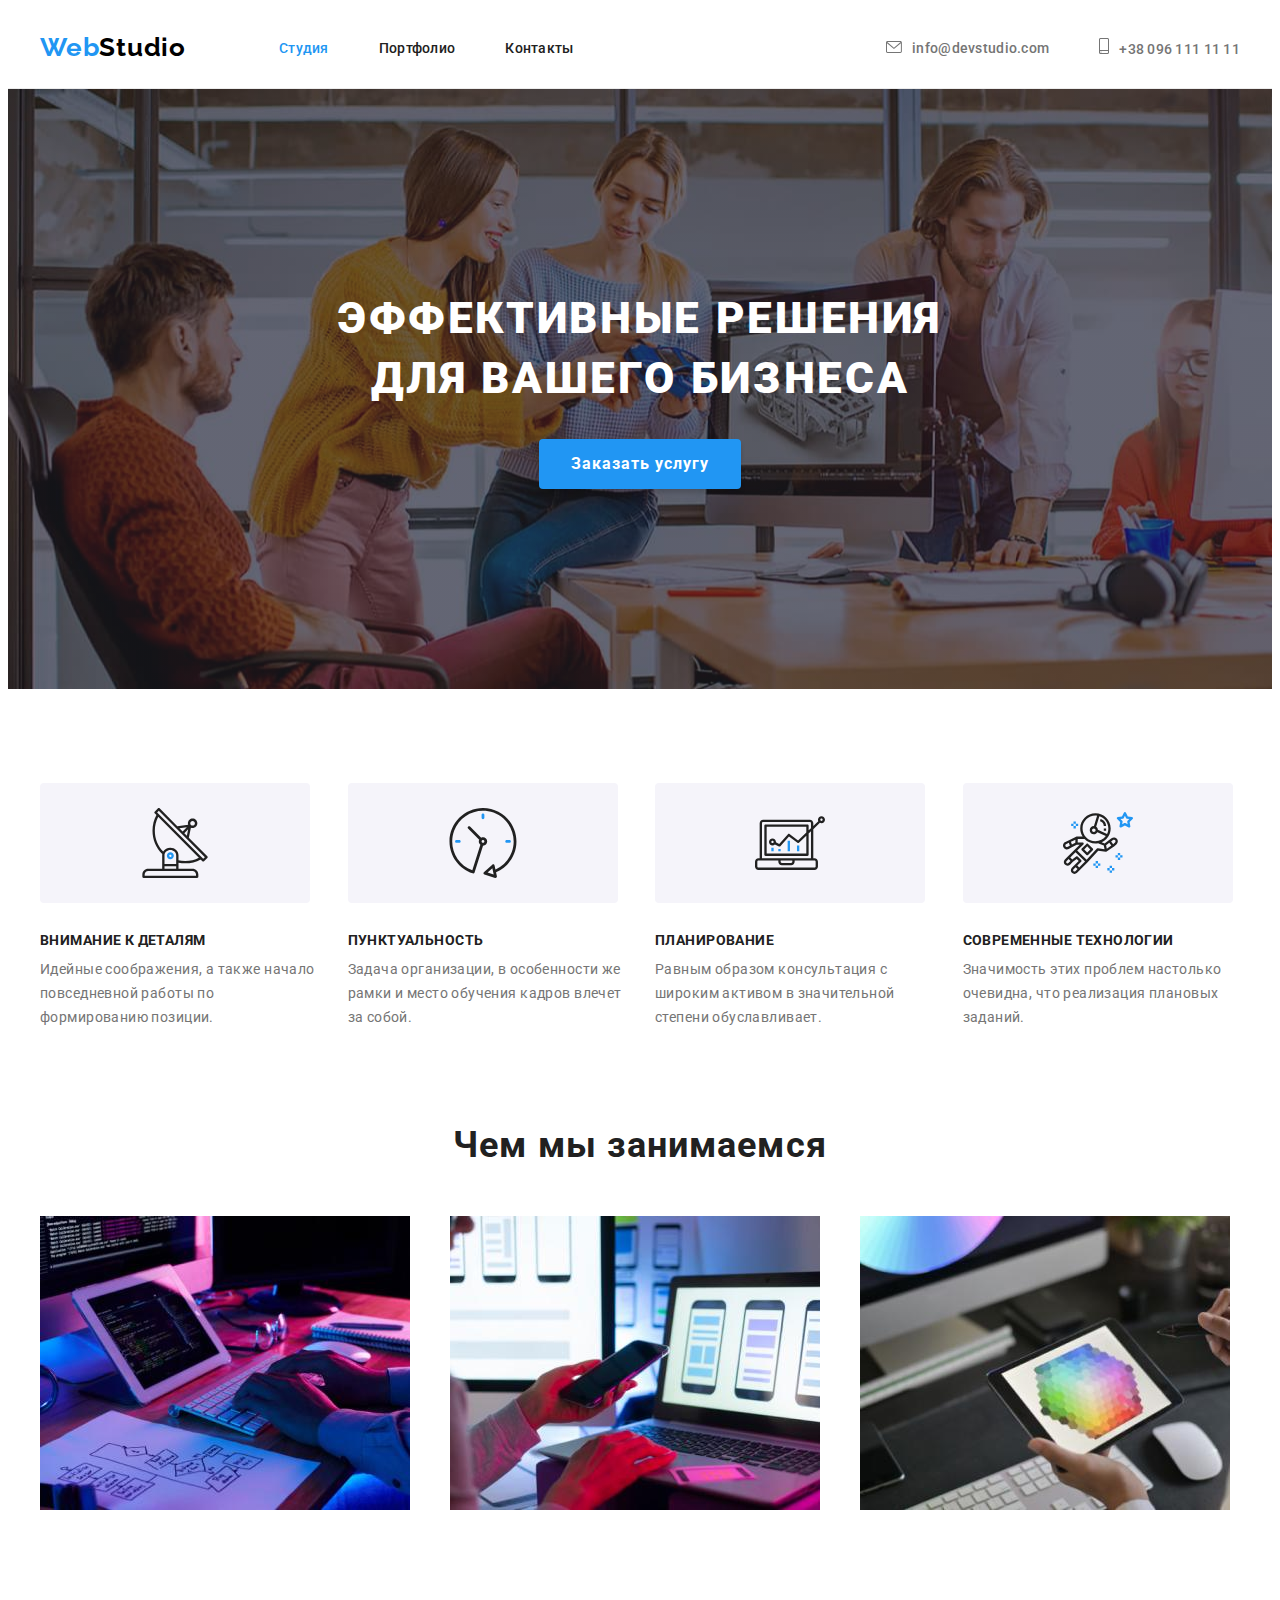
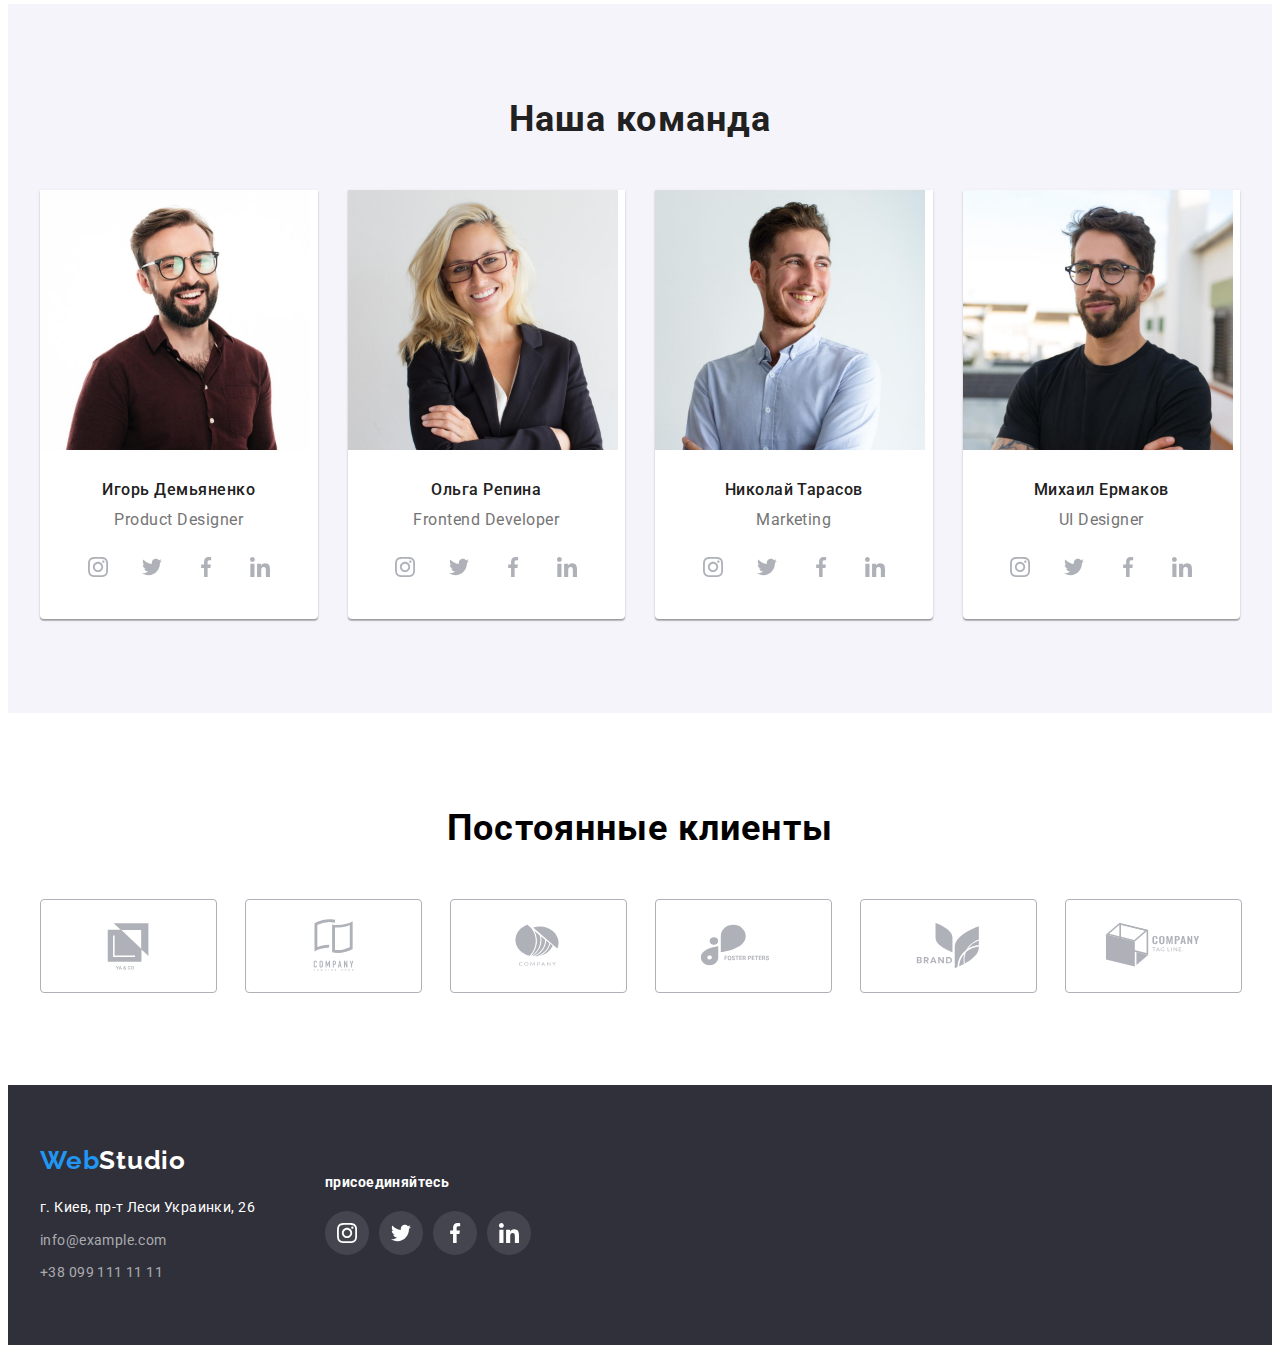
<file: index.html>
<!DOCTYPE html>
<html lang="ru">
  <head>
    <meta charset="UTF-8" />
    <meta http-equiv="X-UA-Compatible" content="IE=edge" />
    <meta name="viewport" content="width=device-width, initial-scale=1.0" />
    <title>WebStudio</title>
    <link rel="preconnect" href="https://fonts.googleapis.com" />
    <link rel="preconnect" href="https://fonts.gstatic.com" crossorigin />
    <link
      href="https://fonts.googleapis.com/css2?family=Raleway:wght@700&family=Roboto:wght@400;500;700;900&display=swap"
      rel="stylesheet"
    />
    <link
      rel="stylesheet"
      href="https://cdnjs.cloudflare.com/ajax/libs/modern-normalize/1.1.0/modern-normalize.min.css"
      integrity="sha512-wpPYUAdjBVSE4KJnH1VR1HeZfpl1ub8YT/NKx4PuQ5NmX2tKuGu6U/JRp5y+Y8XG2tV+wKQpNHVUX03MfMFn9Q=="
      crossorigin="anonymous"
      referrerpolicy="no-referrer"
    />
    <link rel="stylesheet" href="./css/style.css" />
  </head>
  <body>
    <header class="header">
      <div class="container header-container">
        <a class="header-logo link" href="./index.html"
          ><span class="header-logo-accent">Web</span>Studio</a
        >
        <nav class="header-nav">
          <ul class="header-nav-list list">
            <li class="header-nav-item">
              <a class="header-nav-link link current" href="./index.html"
                >Студия</a
              >
            </li>
            <li class="header-nav-item">
              <a class="header-nav-link link" href="./portfolio.html"
                >Портфолио</a
              >
            </li>
            <li class="header-nav-item">
              <a class="header-nav-link link" href="">Контакты</a>
            </li>
          </ul>
        </nav>
        <ul class="header-contact-list list">
          <li class="header-contact-item">
            <a class="header-contact-link link" href="mailto:info@devstudio.com"
              ><svg class="header-icon" width="16" height="12">
                <use href="./images/icons.svg#icon-envelope"></use></svg
              >info@devstudio.com</a
            >
          </li>
          <li class="header-contact-item">
            <a class="header-contact-link link" href="tel:+380961111111"
              ><svg class="header-icon" width="10" height="16">
                <use href="./images/icons.svg#icon-smartphone"></use></svg
              >+38 096 111 11 11</a
            >
          </li>
        </ul>
      </div>
    </header>
    <main>
      <!--Hero-->
      <section class="hero">
        <div class="container hero-container">
          <h1 class="hero-title">Эффективные решения для вашего бизнеса</h1>
          <button type="button" class="hero-btn">Заказать услугу</button>
        </div>
      </section>
      <!--Qualitys-->
      <section class="quality">
        <div class="container">
          <h2 class="visually-hidden">Качества</h2>
          <ul class="quality-list list">
            <li class="quality-item">
              <div class="quality-icon-container">
                <svg class="quality-icon" width="70" height="70">
                  <use href="./images/icons.svg#icon-antenna"></use>
                </svg>
              </div>
              <h3 class="quality-title">Внимание к деталям</h3>
              <p class="quality-text">
                Идейные соображения, а также начало повседневной работы по
                формированию позиции.
              </p>
            </li>
            <li class="quality-item">
              <div class="quality-icon-container">
                <svg class="quality-icon" width="70" height="70">
                  <use href="./images/icons.svg#icon-clock"></use>
                </svg>
              </div>
              <h3 class="quality-title">Пунктуальность</h3>
              <p class="quality-text">
                Задача организации, в особенности же рамки и место обучения
                кадров влечет за собой.
              </p>
            </li>
            <li class="quality-item">
              <div class="quality-icon-container">
                <svg class="quality-icon" width="70" height="70">
                  <use href="./images/icons.svg#icon-diagram"></use>
                </svg>
              </div>
              <h3 class="quality-title">Планирование</h3>
              <p class="quality-text">
                Равным образом консультация с широким активом в значительной
                степени обуславливает.
              </p>
            </li>
            <li class="quality-item">
              <div class="quality-icon-container">
                <svg class="quality-icon" width="70" height="70">
                  <use href="./images/icons.svg#icon-astronaut"></use>
                </svg>
              </div>
              <h3 class="quality-title">Современные технологии</h3>
              <p class="quality-text">
                Значимость этих проблем настолько очевидна, что реализация
                плановых заданий.
              </p>
            </li>
          </ul>
        </div>
      </section>
      <!--Works-->
      <section class="works">
        <div class="container">
          <h2 class="works-title">Чем мы занимаемся</h2>
          <ul class="works-list list">
            <li class="works-item">
              <a class="works-link link" href="">
                <img
                  src="./images/code.jpg"
                  alt="пишет код на планшете"
                  width="370"
                  height="294"
                />
              </a>
            </li>
            <li class="works-item">
              <a class="works-link link" href="">
                <img
                  src="./images/mobile.jpg"
                  alt="девушка с телефоном возле ноутбука"
                  width="370"
                  height="294"
                />
              </a>
            </li>
            <li class="works-item">
              <a class="works-link link" href="">
                <img
                  src="./images/color.jpg"
                  alt="планшет в руке с гаммой цветов"
                  width="370"
                  height="294"
                />
              </a>
            </li>
          </ul>
        </div>
      </section>
      <!--Team-->
      <section class="team">
        <div class="container">
          <h2 class="team-title">Наша команда</h2>
          <ul class="team-list list">
            <li class="team-item">
              <img
                src="./images/product-designer.jpg"
                alt="дизайнер продукта"
                width="270"
                height="260"
              />
              <div class="team-container">
                <h3 class="team-list-title">Игорь Демьяненко</h3>
                <p class="team-list-text" lang="en">Product Designer</p>
                <ul class="team-social-list list">
                  <li class="team-social-item">
                    <a class="team-social-link link" href="">
                      <svg class="team-social-icon" width="20" height="20">
                        <use href="./images/icons.svg#icon-instagram"></use>
                      </svg>
                    </a>
                  </li>
                  <li class="team-social-item">
                    <a class="team-social-link link" href="">
                      <svg class="team-social-icon" width="20" height="20">
                        <use href="./images/icons.svg#icon-twitter"></use>
                      </svg>
                    </a>
                  </li>
                  <li class="team-social-item">
                    <a class="team-social-link link" href="">
                      <svg class="team-social-icon" width="20" height="20">
                        <use href="./images/icons.svg#icon-facebook"></use>
                      </svg>
                    </a>
                  </li>
                  <li class="team-social-item">
                    <a class="team-social-link link" href="">
                      <svg class="team-social-icon" width="20" height="20">
                        <use href="./images/icons.svg#icon-linkedin"></use>
                      </svg>
                    </a>
                  </li>
                </ul>
              </div>
            </li>
            <li class="team-item">
              <img
                src="./images/frontend-developer.jpg"
                alt="фронтенд разработчик"
                width="270"
                height="260"
              />
              <div class="team-container">
                <h3 class="team-list-title">Ольга Репина</h3>
                <p class="team-list-text" lang="en">Frontend Developer</p>
                <ul class="team-social-list list">
                  <li class="team-social-item">
                    <a class="team-social-link link" href="">
                      <svg class="team-social-icon" width="20" height="20">
                        <use href="./images/icons.svg#icon-instagram"></use>
                      </svg>
                    </a>
                  </li>
                  <li class="team-social-item">
                    <a class="team-social-link link" href="">
                      <svg class="team-social-icon" width="20" height="20">
                        <use href="./images/icons.svg#icon-twitter"></use>
                      </svg>
                    </a>
                  </li>
                  <li class="team-social-item">
                    <a class="team-social-link link" href="">
                      <svg class="team-social-icon" width="20" height="20">
                        <use href="./images/icons.svg#icon-facebook"></use>
                      </svg>
                    </a>
                  </li>
                  <li class="team-social-item">
                    <a class="team-social-link link" href="">
                      <svg class="team-social-icon" width="20" height="20">
                        <use href="./images/icons.svg#icon-linkedin"></use>
                      </svg>
                    </a>
                  </li>
                </ul>
              </div>
            </li>
            <li class="team-item">
              <img
                src="./images/marketing.jpg"
                alt="маркетолог"
                width="270"
                height="260"
              />
              <div class="team-container">
                <h3 class="team-list-title">Николай Тарасов</h3>
                <p class="team-list-text" lang="en">Marketing</p>
                <ul class="team-social-list list">
                  <li class="team-social-item">
                    <a class="team-social-link link" href="">
                      <svg class="team-social-icon" width="20" height="20">
                        <use href="./images/icons.svg#icon-instagram"></use>
                      </svg>
                    </a>
                  </li>
                  <li class="team-social-item">
                    <a class="team-social-link link" href="">
                      <svg class="team-social-icon" width="20" height="20">
                        <use href="./images/icons.svg#icon-twitter"></use>
                      </svg>
                    </a>
                  </li>
                  <li class="team-social-item">
                    <a class="team-social-link link" href="">
                      <svg class="team-social-icon" width="20" height="20">
                        <use href="./images/icons.svg#icon-facebook"></use>
                      </svg>
                    </a>
                  </li>
                  <li class="team-social-item">
                    <a class="team-social-link link" href="">
                      <svg class="team-social-icon" width="20" height="20">
                        <use href="./images/icons.svg#icon-linkedin"></use>
                      </svg>
                    </a>
                  </li>
                </ul>
              </div>
            </li>
            <li class="team-item">
              <img
                src="./images/ui-designer.jpg"
                alt="дизайнер интерфейсов"
                width="270"
                height="260"
              />
              <div class="team-container">
                <h3 class="team-list-title">Михаил Ермаков</h3>
                <p class="team-list-text" lang="en">UI Designer</p>
                <ul class="team-social-list list">
                  <li class="team-social-item">
                    <a class="team-social-link link" href="">
                      <svg class="team-social-icon" width="20" height="20">
                        <use href="./images/icons.svg#icon-instagram"></use>
                      </svg>
                    </a>
                  </li>
                  <li class="team-social-item">
                    <a class="team-social-link link" href="">
                      <svg class="team-social-icon" width="20" height="20">
                        <use href="./images/icons.svg#icon-twitter"></use>
                      </svg>
                    </a>
                  </li>
                  <li class="team-social-item">
                    <a class="team-social-link link" href="">
                      <svg class="team-social-icon" width="20" height="20">
                        <use href="./images/icons.svg#icon-facebook"></use>
                      </svg>
                    </a>
                  </li>
                  <li class="team-social-item">
                    <a class="team-social-link link" href="">
                      <svg class="team-social-icon" width="20" height="20">
                        <use href="./images/icons.svg#icon-linkedin"></use>
                      </svg>
                    </a>
                  </li>
                </ul>
              </div>
            </li>
          </ul>
        </div>
      </section>
      <!--Clients-->
      <section class="client">
        <div class="container">
          <h2 class="client-title">Постоянные клиенты</h2>
          <ul class="client-list list">
            <li class="client-item">
              <a class="client-link link" href="">
                <svg class="client-icon" width="106" height="60">
                  <use href="./images/icons.svg#icon-logo1"></use>
                </svg>
              </a>
            </li>
            <li class="client-item">
              <a class="client-link link" href="">
                <svg class="client-icon" width="106" height="60">
                  <use href="./images/icons.svg#icon-logo2"></use>
                </svg>
              </a>
            </li>
            <li class="client-item">
              <a class="client-link link" href="">
                <svg class="client-icon" width="106" height="60">
                  <use href="./images/icons.svg#icon-logo3"></use>
                </svg>
              </a>
            </li>
            <li class="client-item">
              <a class="client-link link" href="">
                <svg class="client-icon" width="106" height="60">
                  <use href="./images/icons.svg#icon-logo4"></use>
                </svg>
              </a>
            </li>
            <li class="client-item">
              <a class="client-link link" href="">
                <svg class="client-icon" width="106" height="60">
                  <use href="./images/icons.svg#icon-logo5"></use>
                </svg>
              </a>
            </li>
            <li class="client-item">
              <a class="client-link link" href="">
                <svg class="client-icon" width="106" height="60">
                  <use href="./images/icons.svg#icon-logo6"></use>
                </svg>
              </a>
            </li>
          </ul>
        </div>
      </section>
    </main>
    <footer class="footer">
      <div class="container">
        <div class="footer-container">
          <div class="footer-addres">
            <a class="footer-logo link" href="./index.html"
              ><span class="footer-logo-accent">Web</span>Studio
            </a>
            <address class="footer-address">
              <ul class="footer-list list">
                <li class="footer-item">
                  <a
                    class="footer-address-link link"
                    href="https://goo.gl/maps/RLzgMfpruisoDYnj7"
                    target="_blank"
                    rel="noopener noreferrer"
                    >г. Киев, пр-т Леси Украинки, 26
                  </a>
                </li>
                <li class="footer-item">
                  <a class="footer-link link" href="mailto:info@example.com"
                    >info@example.com</a
                  >
                </li>
                <li class="footer-item">
                  <a class="footer-link link" href="tel:+380991111111"
                    >+38 099 111 11 11</a
                  >
                </li>
              </ul>
            </address>
          </div>
          <div class="footer-social">
            <p class="footer-social-text">присоединяйтесь</p>
            <ul class="footer-social-list list">
              <li class="footer-social-item">
                <a class="footer-social-link link" href="">
                  <svg class="footer-social-icon" width="20" height="20">
                    <use href="./images/icons.svg#icon-instagram"></use>
                  </svg>
                </a>
              </li>
              <li class="footer-social-item">
                <a class="footer-social-link link" href="">
                  <svg class="footer-social-icon" width="20" height="20">
                    <use href="./images/icons.svg#icon-twitter"></use>
                  </svg>
                </a>
              </li>
              <li class="footer-social-item">
                <a class="footer-social-link link" href="">
                  <svg class="footer-social-icon" width="20" height="20">
                    <use href="./images/icons.svg#icon-facebook"></use>
                  </svg>
                </a>
              </li>
              <li class="footer-social-item">
                <a class="footer-social-link link" href="">
                  <svg class="footer-social-icon" width="20" height="20">
                    <use href="./images/icons.svg#icon-linkedin"></use>
                  </svg>
                </a>
              </li>
            </ul>
          </div>
        </div>
      </div>
    </footer>
  </body>
</html>
</file>
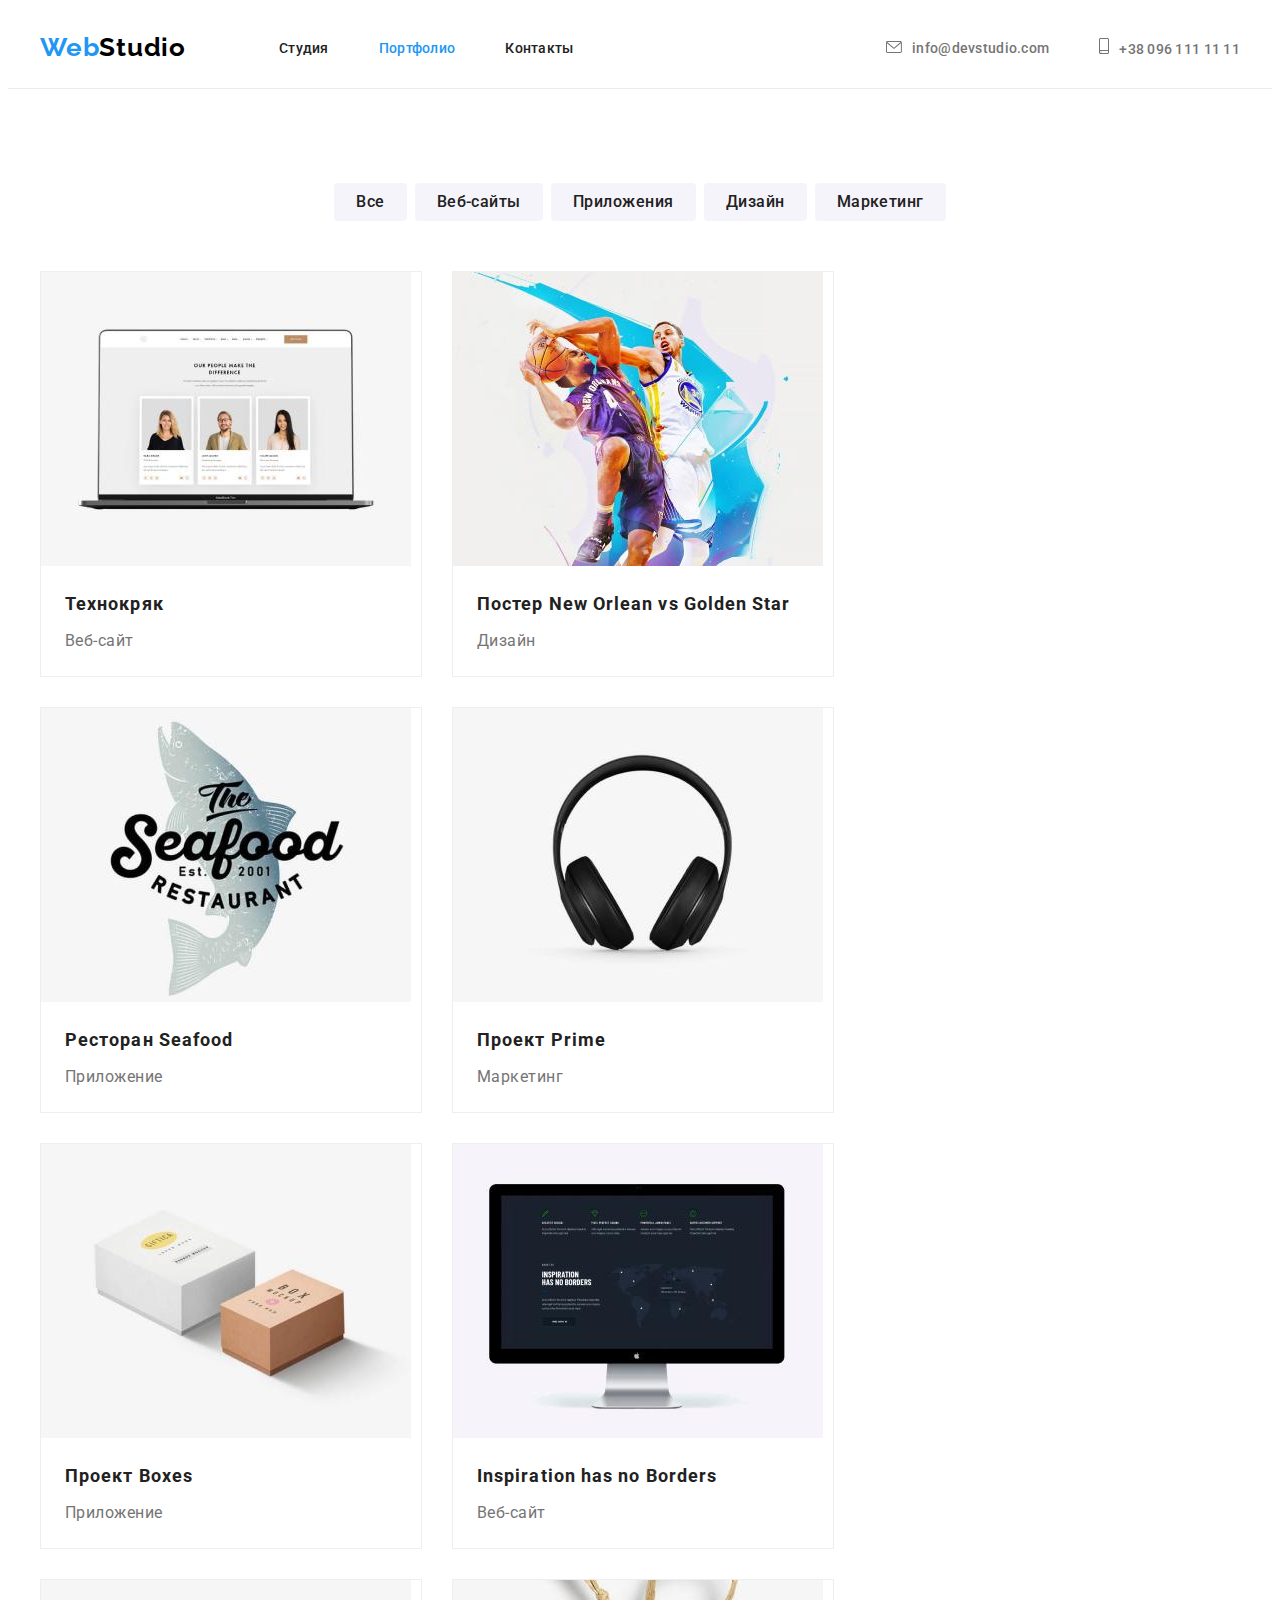
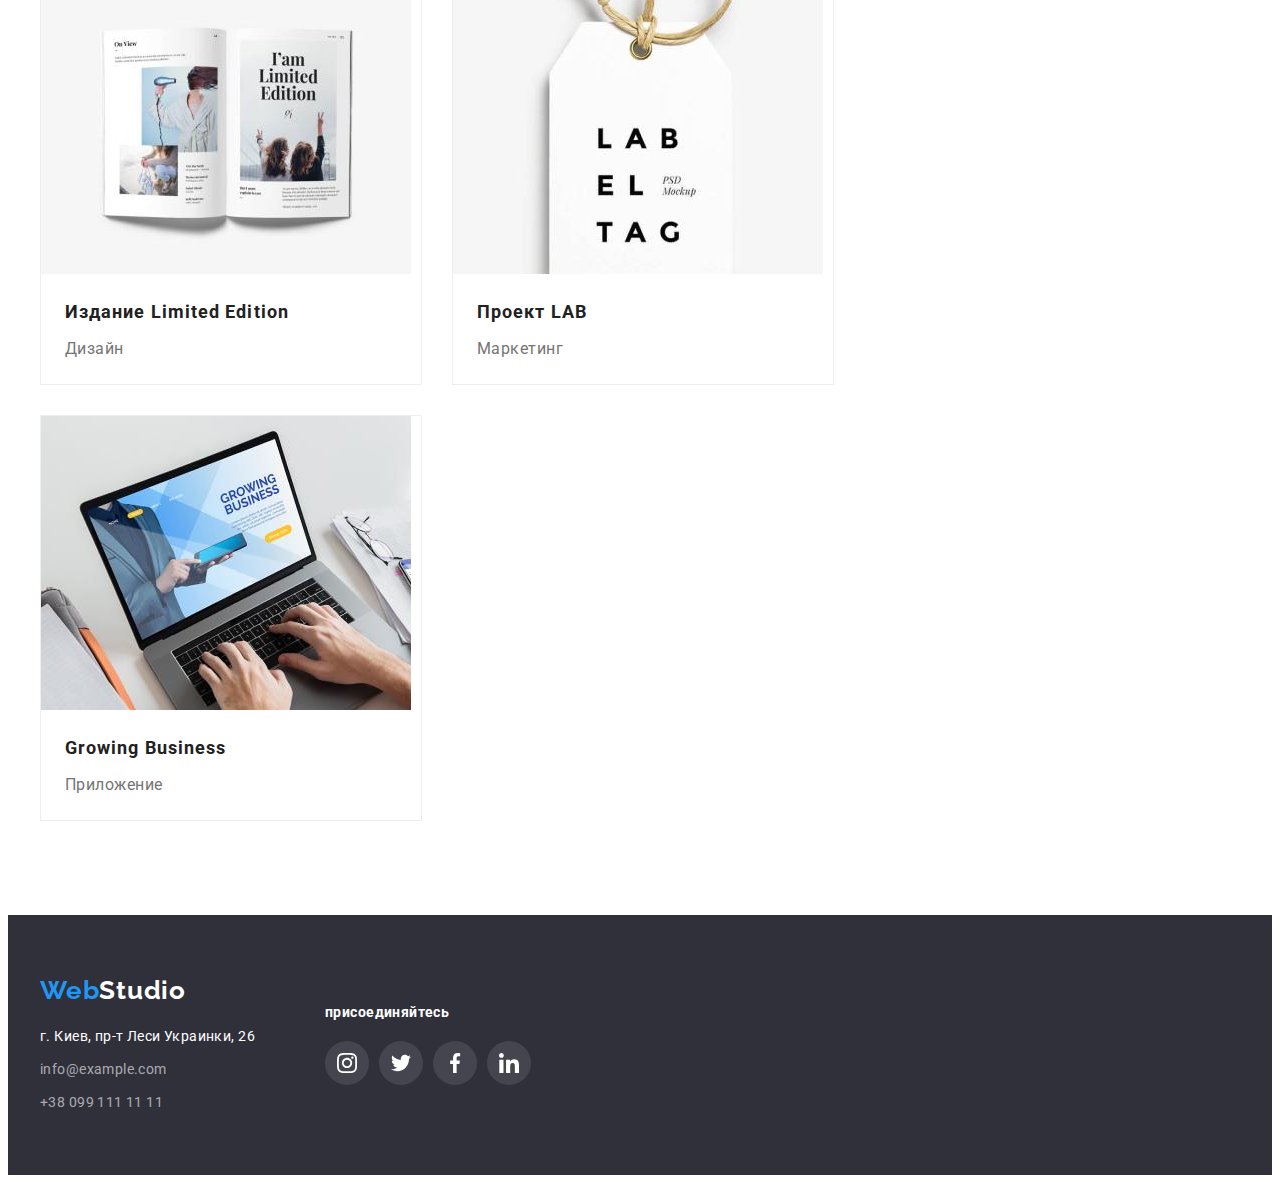
<file: portfolio.html>
<!DOCTYPE html>
<html lang="ru">
  <head>
    <meta charset="UTF-8" />
    <meta http-equiv="X-UA-Compatible" content="IE=edge" />
    <meta name="viewport" content="width=device-width, initial-scale=1.0" />
    <title>Portfolio</title>
    <link rel="preconnect" href="https://fonts.googleapis.com" />
    <link rel="preconnect" href="https://fonts.gstatic.com" crossorigin />
    <link
      href="https://fonts.googleapis.com/css2?family=Raleway:wght@700&family=Roboto:wght@400;500;700;900&display=swap"
      rel="stylesheet"
    />
    <link
      rel="stylesheet"
      href="https://cdnjs.cloudflare.com/ajax/libs/modern-normalize/1.1.0/modern-normalize.min.css"
      integrity="sha512-wpPYUAdjBVSE4KJnH1VR1HeZfpl1ub8YT/NKx4PuQ5NmX2tKuGu6U/JRp5y+Y8XG2tV+wKQpNHVUX03MfMFn9Q=="
      crossorigin="anonymous"
      referrerpolicy="no-referrer"
    />
    <link rel="stylesheet" href="./css/style.css" />
  </head>
  <body>
    <header class="header">
      <div class="container header-container">
        <a class="header-logo link" href="./index.html"
          ><span class="header-logo-accent">Web</span>Studio</a
        >
        <nav class="header-nav">
          <ul class="header-nav-list list">
            <li class="header-nav-item">
              <a class="header-nav-link link" href="./index.html">Студия</a>
            </li>
            <li class="header-nav-item">
              <a class="header-nav-link link current" href="./portfolio.html"
                >Портфолио</a
              >
            </li>
            <li class="header-nav-item">
              <a class="header-nav-link link" href="">Контакты</a>
            </li>
          </ul>
        </nav>
        <ul class="header-contact-list list">
          <li class="header-contact-item">
            <a class="header-contact-link link" href="mailto:info@devstudio.com"
              ><svg class="header-icon" width="16" height="12">
                <use href="./images/icons.svg#icon-envelope"></use></svg
              >info@devstudio.com</a
            >
          </li>
          <li class="header-contact-item">
            <a class="header-contact-link link" href="tel:+380961111111"
              ><svg class="header-icon" width="10" height="16">
                <use href="./images/icons.svg#icon-smartphone"></use></svg
              >+38 096 111 11 11</a
            >
          </li>
        </ul>
      </div>
    </header>
    <main>
      <section class="portfolio">
        <div class="container">
          <h1 class="visually-hidden">Портфолио</h1>
          <!--Filter-->
          <ul class="portfolio-filter-list list">
            <li class="portfolio-filter-item">
              <button class="portfolio-filter-btn" type="button">Все</button>
            </li>
            <li class="portfolio-filter-item">
              <button class="portfolio-filter-btn" type="button">
                Веб-сайты
              </button>
            </li>
            <li class="portfolio-filter-item">
              <button class="portfolio-filter-btn" type="button">
                Приложения
              </button>
            </li>
            <li class="portfolio-filter-item">
              <button class="portfolio-filter-btn" type="button">Дизайн</button>
            </li>
            <li class="portfolio-filter-item">
              <button class="portfolio-filter-btn" type="button">
                Маркетинг
              </button>
            </li>
          </ul>
          <!--Works list-->
          <ul class="portfolio-work-list list">
            <li class="portfolio-work-item">
              <a class="portfolio-work-link link" href=""
                ><img
                  src="./images/portfolio-webpage.jpg"
                  alt="Ноутбук с изображением веб станицы"
                  width="370"
                  height="294"
              /></a>
              <div class="portfolio-container-text">
                <h2 class="portfolio-work-title">Технокряк</h2>
                <p class="portfolio-work-text">Веб-сайт</p>
              </div>
            </li>
            <li class="portfolio-work-item">
              <a class="portfolio-work-link link" href=""
                ><img
                  src="./images/portfolio-basketball.jpg"
                  alt="Два баскедболиста"
                  width="370"
                  height="294"
              /></a>
              <div class="portfolio-container-text">
                <h2 class="portfolio-work-title">
                  Постер <span lang="en">New Orlean vs Golden Star</span>
                </h2>
                <p class="portfolio-work-text">Дизайн</p>
              </div>
            </li>
            <li class="portfolio-work-item">
              <a class="portfolio-work-link link" href=""
                ><img
                  src="./images/portfolio-seafood.jpg"
                  alt="Логотип ресторана"
                  width="370"
                  height="294"
              /></a>
              <div class="portfolio-container-text">
                <h2 class="portfolio-work-title">
                  Ресторан <span lang="en">Seafood</span>
                </h2>
                <p class="portfolio-work-text">Приложение</p>
              </div>
            </li>
            <li class="portfolio-work-item">
              <a class="portfolio-work-link link" href=""
                ><img
                  src="./images/portfolio-headphones.jpg"
                  alt="Наушники"
                  width="370"
                  height="294"
              /></a>
              <div class="portfolio-container-text">
                <h2 class="portfolio-work-title">
                  Проект <span lang="en">Prime</span>
                </h2>
                <p class="portfolio-work-text">Маркетинг</p>
              </div>
            </li>
            <li class="portfolio-work-item">
              <a class="portfolio-work-link link" href=""
                ><img
                  src="./images/portfolio-boxes.jpg"
                  alt="Две коробки"
                  width="370"
                  height="294"
              /></a>
              <div class="portfolio-container-text">
                <h2 class="portfolio-work-title">
                  Проект <span lang="en">Boxes</span>
                </h2>
                <p class="portfolio-work-text">Приложение</p>
              </div>
            </li>
            <li class="portfolio-work-item">
              <a class="portfolio-work-link link" href=""
                ><img
                  src="./images/portfolio-monitor.jpg"
                  alt="Монитор"
                  width="370"
                  height="294"
              /></a>
              <div class="portfolio-container-text">
                <h2 class="portfolio-work-title" lang="en">
                  Inspiration has no Borders
                </h2>
                <p class="portfolio-work-text">Веб-сайт</p>
              </div>
            </li>
            <li class="portfolio-work-item">
              <a class="portfolio-work-link link" href=""
                ><img
                  src="./images/portfolio-magazine.jpg"
                  alt="Журнал"
                  width="370"
                  height="294"
              /></a>
              <div class="portfolio-container-text">
                <h2 class="portfolio-work-title">
                  Издание <span lang="en">Limited Edition</span>
                </h2>
                <p class="portfolio-work-text">Дизайн</p>
              </div>
            </li>
            <li class="portfolio-work-item">
              <a class="portfolio-work-link link" href=""
                ><img
                  src="./images/portfolio-label.jpg"
                  alt="Ярлык"
                  width="370"
                  height="294"
              /></a>
              <div class="portfolio-container-text">
                <h2 class="portfolio-work-title">
                  Проект <span lang="en">LAB</span>
                </h2>
                <p class="portfolio-work-text">Маркетинг</p>
              </div>
            </li>
            <li class="portfolio-work-item">
              <a class="portfolio-work-link link" href=""
                ><img
                  src="./images/portfolio-notebook.jpg"
                  alt="Ноутбук"
                  width="370"
                  height="294"
              /></a>
              <div class="portfolio-container-text">
                <h2 class="portfolio-work-title" lang="en">Growing Business</h2>
                <p class="portfolio-work-text">Приложение</p>
              </div>
            </li>
          </ul>
        </div>
      </section>
    </main>
    <footer class="footer">
      <div class="container">
        <div class="footer-container">
          <div class="footer-addres">
            <a class="footer-logo link" href="./index.html"
              ><span class="footer-logo-accent">Web</span>Studio
            </a>
            <address class="footer-address">
              <ul class="footer-list list">
                <li class="footer-item">
                  <a
                    class="footer-address-link link"
                    href="https://goo.gl/maps/RLzgMfpruisoDYnj7"
                    target="_blank"
                    rel="noopener noreferrer"
                    >г. Киев, пр-т Леси Украинки, 26
                  </a>
                </li>
                <li class="footer-item">
                  <a class="footer-link link" href="mailto:info@example.com"
                    >info@example.com</a
                  >
                </li>
                <li class="footer-item">
                  <a class="footer-link link" href="tel:+380991111111"
                    >+38 099 111 11 11</a
                  >
                </li>
              </ul>
            </address>
          </div>
          <div class="footer-social">
            <p class="footer-social-text">присоединяйтесь</p>
            <ul class="footer-social-list list">
              <li class="footer-social-item">
                <a class="footer-social-link link" href="">
                  <svg class="footer-social-icon" width="20" height="20">
                    <use href="./images/icons.svg#icon-instagram"></use>
                  </svg>
                </a>
              </li>
              <li class="footer-social-item">
                <a class="footer-social-link link" href="">
                  <svg class="footer-social-icon" width="20" height="20">
                    <use href="./images/icons.svg#icon-twitter"></use>
                  </svg>
                </a>
              </li>
              <li class="footer-social-item">
                <a class="footer-social-link link" href="">
                  <svg class="footer-social-icon" width="20" height="20">
                    <use href="./images/icons.svg#icon-facebook"></use>
                  </svg>
                </a>
              </li>
              <li class="footer-social-item">
                <a class="footer-social-link link" href="">
                  <svg class="footer-social-icon" width="20" height="20">
                    <use href="./images/icons.svg#icon-linkedin"></use>
                  </svg>
                </a>
              </li>
            </ul>
          </div>
        </div>
      </div>
    </footer>
  </body>
</html>
</file>
<file: css/style.css>
/*-----------VARIABLES-----------*/
:root {
  --accent-logo-color: #2196f3;
  --second-logo-color: #000000;
  --third-logo-color: #ffffff;
  --mine-header-text-color: #212121;
  --second-header-text-color: #757575;
  --mine-title-color: #ffffff;
  --second-title-color: #212121;
  --third-title-color: #212121;
  --main-text-color: #757575;
  --accent-color: #2196f3;
  --button-color: #2196f3;
  --button-second-text-color: #ffffff;
  --button-first-text-color: #212121;
  --mine-background-color: #2f303a;
  --second-background-color: #f5f4fa;
  --icon-main-color: #afb1b8;
  --icon-second-color: #ffffff;
  --icon-accent-color: #2196f3;
  --card-set-gap: 30px;
}

body {
  font-family: "Roboto", sans-serif;
}

/*-----------RESET STYLE-----------*/

p,
h1,
h2,
h3,
h4,
h5,
h6 {
  margin: 0;
}

ul {
  margin: 0;
  padding: 0;
}

button {
  cursor: pointer;
}

img {
  display: block;
  max-width: 100%;
  height: auto;
}

/*-----------SERVICE CLASS-----------*/

.container {
  width: 1200px;
  padding-left: 15px;
  padding-right: 15px;
  margin: 0 auto;
}

.list {
  list-style: none;
}

.link {
  text-decoration: none;
}

.visually-hidden {
  position: absolute;
  white-space: nowrap;
  width: 1px;
  height: 1px;
  overflow: hidden;
  border: 0;
  padding: 0;
  clip: rect(0 0 0 0);
  clip-path: inset(50%);
  margin: -1px;
}

/*-----------HEADER-----------*/

.header {
  border-bottom: 1px solid #ececec;
}

.header a {
  padding-top: 24px;
  padding-bottom: 25px;
}

.header-container {
  display: flex;
  align-items: center;
}

.header-logo {
  font-family: "Raleway", sans-serif;
  font-weight: 700;
  font-size: 26px;
  line-height: 1.19;
  letter-spacing: 0.03em;
  color: var(--second-logo-color);
  margin-right: 93px;
}

.header-logo-accent {
  color: var(--accent-logo-color);
}

.header-nav-list {
  display: flex;
}

.header-nav-item:not(:last-child) {
  margin-right: 50px;
}

.header-nav-link {
  font-weight: 500;
  font-size: 14px;
  line-height: 1.14;
  letter-spacing: 0.02em;
  color: var(--mine-header-text-color);
}

.header-nav-link:hover,
.header-nav-link:focus {
  color: var(--accent-color);
}

.header-nav-link.current {
  color: var(--accent-color);
}

.header-icon {
  margin-right: 10px;
  fill: currentColor;
}

.header-contact-list {
  display: flex;
  margin-left: auto;
}

.header-contact-item:not(:last-child) {
  margin-right: 50px;
}

.header-contact-link {
  font-weight: 500;
  font-size: 14px;
  line-height: 1.14;
  letter-spacing: 0.02em;
  color: var(--second-header-text-color);
}

.header-contact-link:hover,
.header-contact-link:focus {
  color: var(--accent-color);
}

/*-----------HERO-----------*/

.hero {
  background-color: #c4c4c4;
  background-image: linear-gradient(
      rgba(47, 48, 58, 0.4),
      rgba(47, 48, 58, 0.4)
    ),
    url(../images/hero-bg.jpg);
  padding-top: 200px;
  padding-bottom: 200px;
  margin: 0 auto;
  max-width: 1600px;
}

.hero-title {
  font-weight: 900;
  font-size: 44px;
  line-height: 1.36;
  text-align: center;
  letter-spacing: 0.06em;
  text-transform: uppercase;
  color: var(--mine-title-color);
  width: 696px;
  margin: 0 auto;
  margin-bottom: 30px;
}

.hero-btn {
  font-family: inherit;
  font-weight: 700;
  font-size: 16px;
  line-height: 1.87;
  display: flex;
  align-items: center;
  text-align: center;
  letter-spacing: 0.06em;
  color: var(--button-second-text-color);
  background-color: var(--button-color);
  box-shadow: 0px 4px 4px rgba(0, 0, 0, 0.15);
  border-radius: 4px;
  border-style: none;
  padding: 10px 32px;
  margin: 0 auto;
}

/*-----------QALITY-----------*/

.quality {
  padding-top: 94px;
  padding-bottom: 94px;
}

.quality-list {
  display: flex;
  flex-wrap: wrap;
  margin-top: calc(-1 * var(--card-set-gap));
  margin-left: calc(-1 * var(--card-set-gap));
}

.quality-icon-container {
  margin-bottom: 30px;
  display: flex;
  justify-content: center;
  align-items: center;
  width: 270px;
  height: 120px;
  background-color: #f5f4fa;
  border-radius: 4px;
}

.quality-icon {
}

.quality-item {
  flex-basis: calc(100% / 4 - var(--card-set-gap));
  margin-top: var(--card-set-gap);
  margin-left: var(--card-set-gap);
}

.quality-title {
  font-weight: 700;
  font-size: 14px;
  line-height: 1.14;
  letter-spacing: 0.03em;
  text-transform: uppercase;
  color: var(--third-title-color);
  margin-bottom: 10px;
}

.quality-text {
  font-weight: 400;
  font-size: 14px;
  line-height: 1.71;
  letter-spacing: 0.03em;
  color: var(--main-text-color);
}

/*-----------WORKS-----------*/

.works {
  padding-bottom: 94px;
}

.works-list {
  display: flex;
  flex-wrap: wrap;
  margin-top: calc(-1 * var(--card-set-gap));
  margin-left: calc(-1 * var(--card-set-gap));
}

.works-item {
  flex-basis: calc(100% / 3 - var(--card-set-gap));
  margin-top: var(--card-set-gap);
  margin-left: var(--card-set-gap);
}

.works-title {
  font-weight: 700;
  font-size: 36px;
  line-height: 1.17;
  text-align: center;
  letter-spacing: 0.03em;
  color: var(--second-title-color);
  margin-bottom: 50px;
}

/*-----------TEAM-----------*/

.team {
  background-color: var(--second-background-color);
  padding-top: 94px;
  padding-bottom: 94px;
}

.team-container {
  padding-top: 30px;
  padding-bottom: 30px;
}

.team-title {
  font-weight: 700;
  font-size: 36px;
  line-height: 1.17;
  text-align: center;
  letter-spacing: 0.03em;
  color: var(--second-title-color);
  margin-bottom: 50px;
}

.team-list {
  display: flex;
  flex-wrap: wrap;
  margin-top: calc(-1 * var(--card-set-gap));
  margin-left: calc(-1 * var(--card-set-gap));
}

.team-item {
  flex-basis: calc(100% / 4 - var(--card-set-gap));
  margin-top: var(--card-set-gap);
  margin-left: var(--card-set-gap);
  background-color: #ffffff;
  box-shadow: 0px 1px 3px rgba(0, 0, 0, 0.12), 0px 1px 1px rgba(0, 0, 0, 0.14),
    0px 2px 1px rgba(0, 0, 0, 0.2);
  border-radius: 0px 0px 4px 4px;
}

.team-list-title {
  font-weight: 500;
  font-size: 16px;
  line-height: 1.19;
  text-align: center;
  letter-spacing: 0.03em;
  color: var(--third-title-color);
  margin-bottom: 10px;
}

.team-list-text {
  font-weight: 400;
  font-size: 16px;
  line-height: 1.19;
  text-align: center;
  letter-spacing: 0.03em;
  color: var(--main-text-color);
}

.team-social-list {
  margin-top: 16px;
  display: flex;
  justify-content: center;
}

.team-social-item {
  width: 44px;
  height: 44px;
}

.team-social-item:not(:last-child) {
  margin-right: 10px;
}

.team-social-link {
  width: 100%;
  height: 100%;
  border-radius: 50%;
  display: flex;
  align-items: center;
  justify-content: center;
  color: var(--icon-main-color);
}

.team-social-link:hover,
.team-social-link:focus {
  background-color: var(--accent-color);
  color: var(--icon-second-color);
}

.team-social-icon {
  fill: currentColor;
}

/*-----------CLIENT-----------*/

.client {
  padding-top: 94px;
  padding-bottom: 94px;
}

.client-title {
  font-weight: 700;
  font-size: 36px;
  line-height: 1.17;
  text-align: center;
  letter-spacing: 0.03em;
  margin-bottom: 50px;
}

.client-list {
  display: flex;
  align-items: center;
  justify-content: center;
  flex-wrap: wrap;
  margin-top: calc(-1 * var(--card-set-gap));
  margin-left: calc(-1 * var(--card-set-gap));
}

.client-item {
  width: 170px;
  height: 92px;
  flex-basis: calc(100% / 6 - var(--card-set-gap));
  margin-top: var(--card-set-gap);
  margin-left: var(--card-set-gap);
}

.client-link {
  width: 100%;
  height: 100%;
  display: flex;
  align-items: center;
  justify-content: center;
  color: var(--icon-main-color);
  border: 1px solid #afb1b8;
  border-radius: 4px;
}

.client-link:hover,
.client-link:focus {
  color: var(--icon-accent-color);
  border: 1px solid var(--accent-color);
}

.client-icon {
  fill: currentColor;
}

/*-----------FOOTER-----------*/

.footer {
  background-color: var(--mine-background-color);
  padding-top: 60px;
  padding-bottom: 60px;
}

.footer-logo {
  font-family: "Raleway", sans-serif;
  font-weight: 700;
  font-size: 26px;
  line-height: 1.19;
  letter-spacing: 0.03em;
  color: var(--third-logo-color);
  margin-bottom: 20px;
  display: block;
}

.footer-logo-accent {
  color: var(--accent-logo-color);
}

.footer-item:not(:last-child) {
  margin-bottom: 9px;
}

.footer-address-link {
  font-style: normal;
  font-weight: 400;
  font-size: 14px;
  line-height: 1.71;
  letter-spacing: 0.03em;
  color: #ffffff;
}

.footer-address-link:hover,
.footer-address-link:focus {
  color: var(--accent-color);
}

.footer-link {
  font-style: normal;
  font-weight: 400;
  font-size: 14px;
  line-height: 1.71;
  letter-spacing: 0.03em;
  color: rgba(255, 255, 255, 0.6);
}

.footer-link:hover,
.footer-link:focus {
  color: var(--accent-color);
}

.footer-container {
  display: flex;
  align-items: center;
}

.footer-addres {
  margin-right: 70px;
}

.footer-social-text {
  font-weight: 700;
  font-size: 14px;
  line-height: 1.14;
  letter-spacing: 0.03em;
  color: #ffffff;
  margin-bottom: 20px;
}

.footer-social-list {
  display: flex;
  justify-content: center;
  align-items: center;
}

.footer-social-item {
  width: 44px;
  height: 44px;
}

.footer-social-item:not(:last-child) {
  margin-right: 10px;
}

.footer-social-link {
  width: 100%;
  height: 100%;
  display: flex;
  align-items: center;
  justify-content: center;
  background: rgba(255, 255, 255, 0.1);
  border-radius: 50%;
  color: var(--icon-second-color);
}

.footer-social-link:hover,
.footer-social-link:focus {
  background-color: var(--accent-color);
}

.footer-social-icon {
  fill: currentColor;
}

/*-----------PORTFOLIO PAGE-----------*/

/*-----------PORTFOLIO BTN-----------*/

.portfolio {
  padding-top: 94px;
  padding-bottom: 94px;
}

.portfolio-filter-list {
  display: flex;
  justify-content: center;
  margin-bottom: 50px;
}

.portfolio-filter-item:not(:last-child) {
  margin-right: 8px;
}

.portfolio-filter-btn {
  font-family: inherit;
  font-weight: 500;
  font-size: 16px;
  line-height: 1.63;
  text-align: center;
  letter-spacing: 0.03em;
  color: var(--button-first-text-color);
  background-color: #f5f4fa;
  border-radius: 4px;
  border-style: none;
  padding: 6px 22px;
}

.portfolio-filter-btn:hover,
.portfolio-filter-btn:focus {
  color: var(--button-second-text-color);
  background-color: var(--button-color);
  box-shadow: 0px 3px 1px rgba(0, 0, 0, 0.1), 0px 1px 2px rgba(0, 0, 0, 0.08),
    0px 2px 2px rgba(0, 0, 0, 0.12);
}

/*-----------PORTFOLIO WORKS-----------*/

.portfolio-work-list {
  display: flex;
  flex-wrap: wrap;
  margin-top: calc(-1 * var(--card-set-gap));
  margin-left: calc(-1 * var(--card-set-gap));
}

.portfolio-work-item {
  border: 1px solid #eeeeee;
  flex-basis: calc(100% / 3 - var(--card-set-gap));
  margin-top: var(--card-set-gap);
  margin-left: var(--card-set-gap);
}

.portfolio-work-item:hover {
  box-shadow: 0px 1px 1px rgba(0, 0, 0, 0.12), 0px 4px 4px rgba(0, 0, 0, 0.06),
    1px 4px 6px rgba(0, 0, 0, 0.16);
}

.portfolio-work-title {
  font-weight: 700;
  font-size: 18px;
  line-height: 2;
  letter-spacing: 0.06em;
  color: var(--second-title-color);
  margin-bottom: 4px;
}

.portfolio-work-text {
  font-weight: 400;
  font-size: 16px;
  line-height: 1.87;
  letter-spacing: 0.03em;
  color: var(--main-text-color);
}

.portfolio-container-text {
  padding: 20px 24px;
}
</file>
